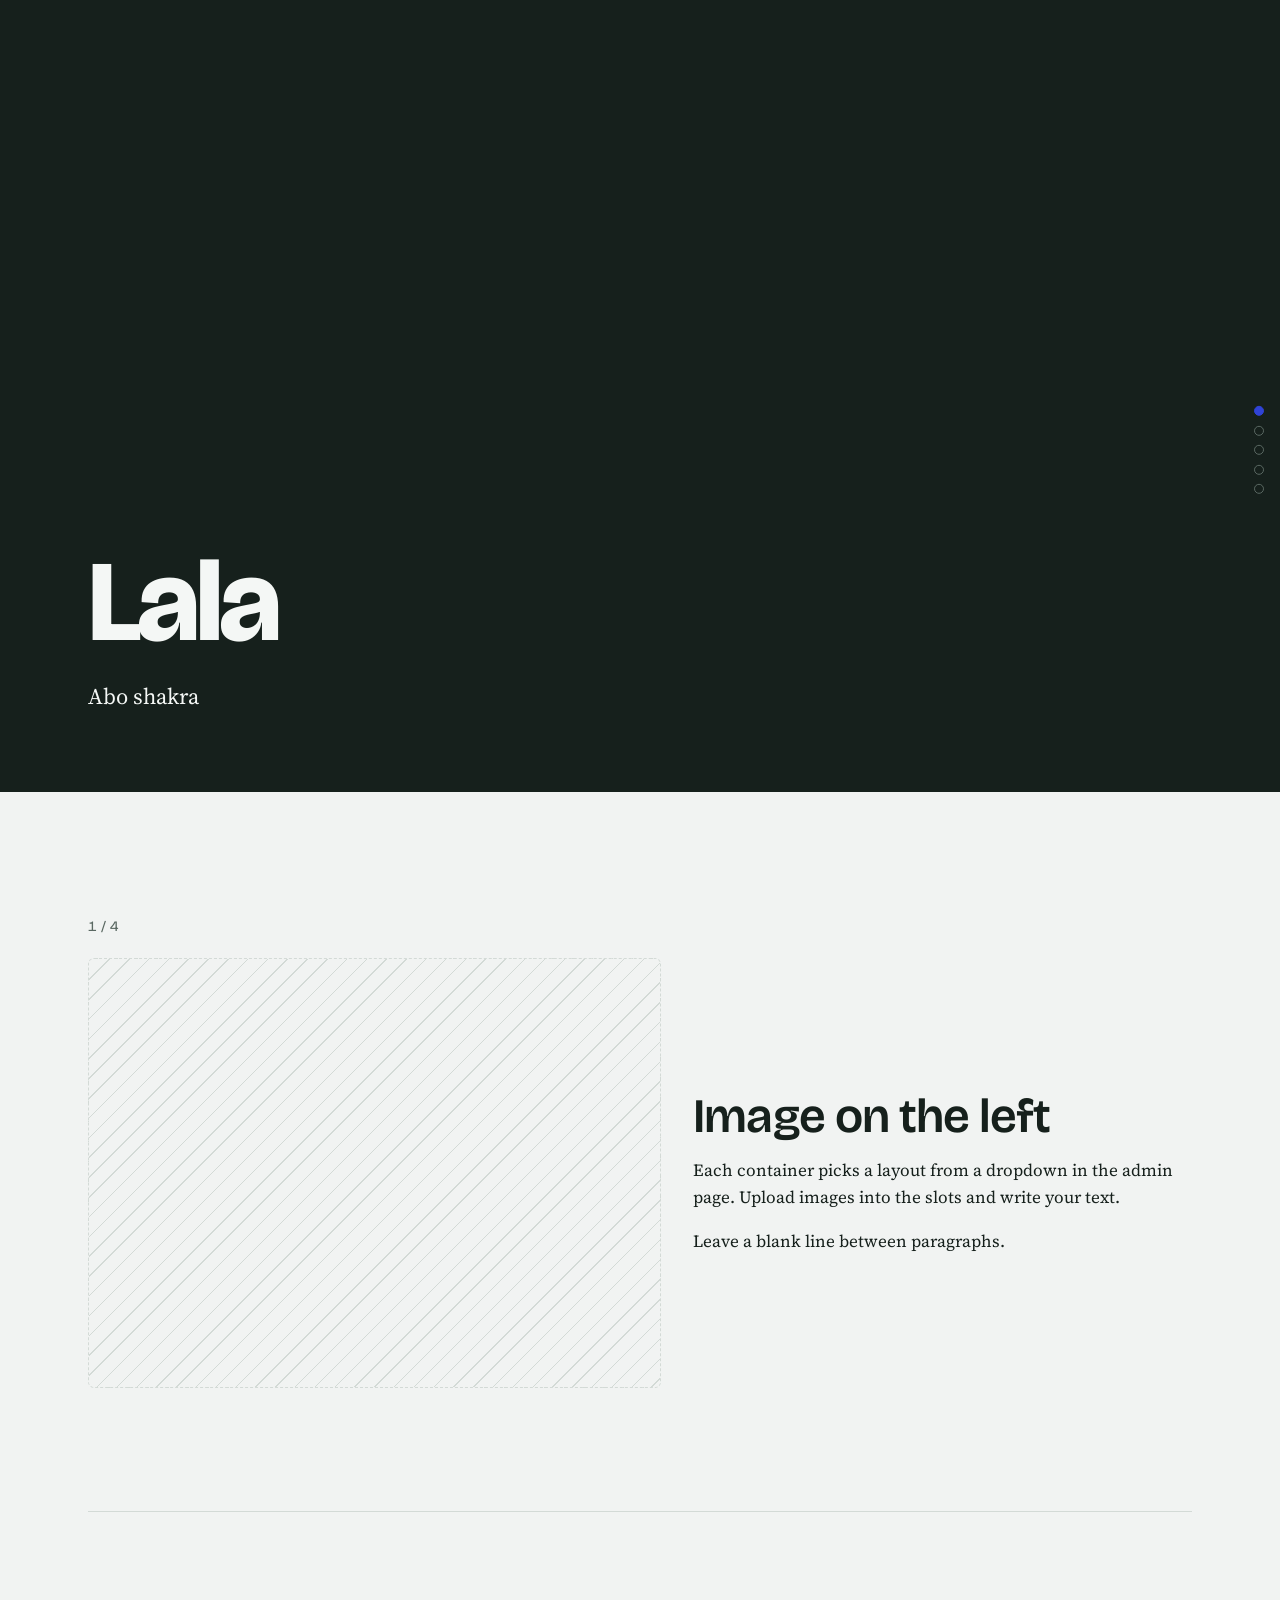
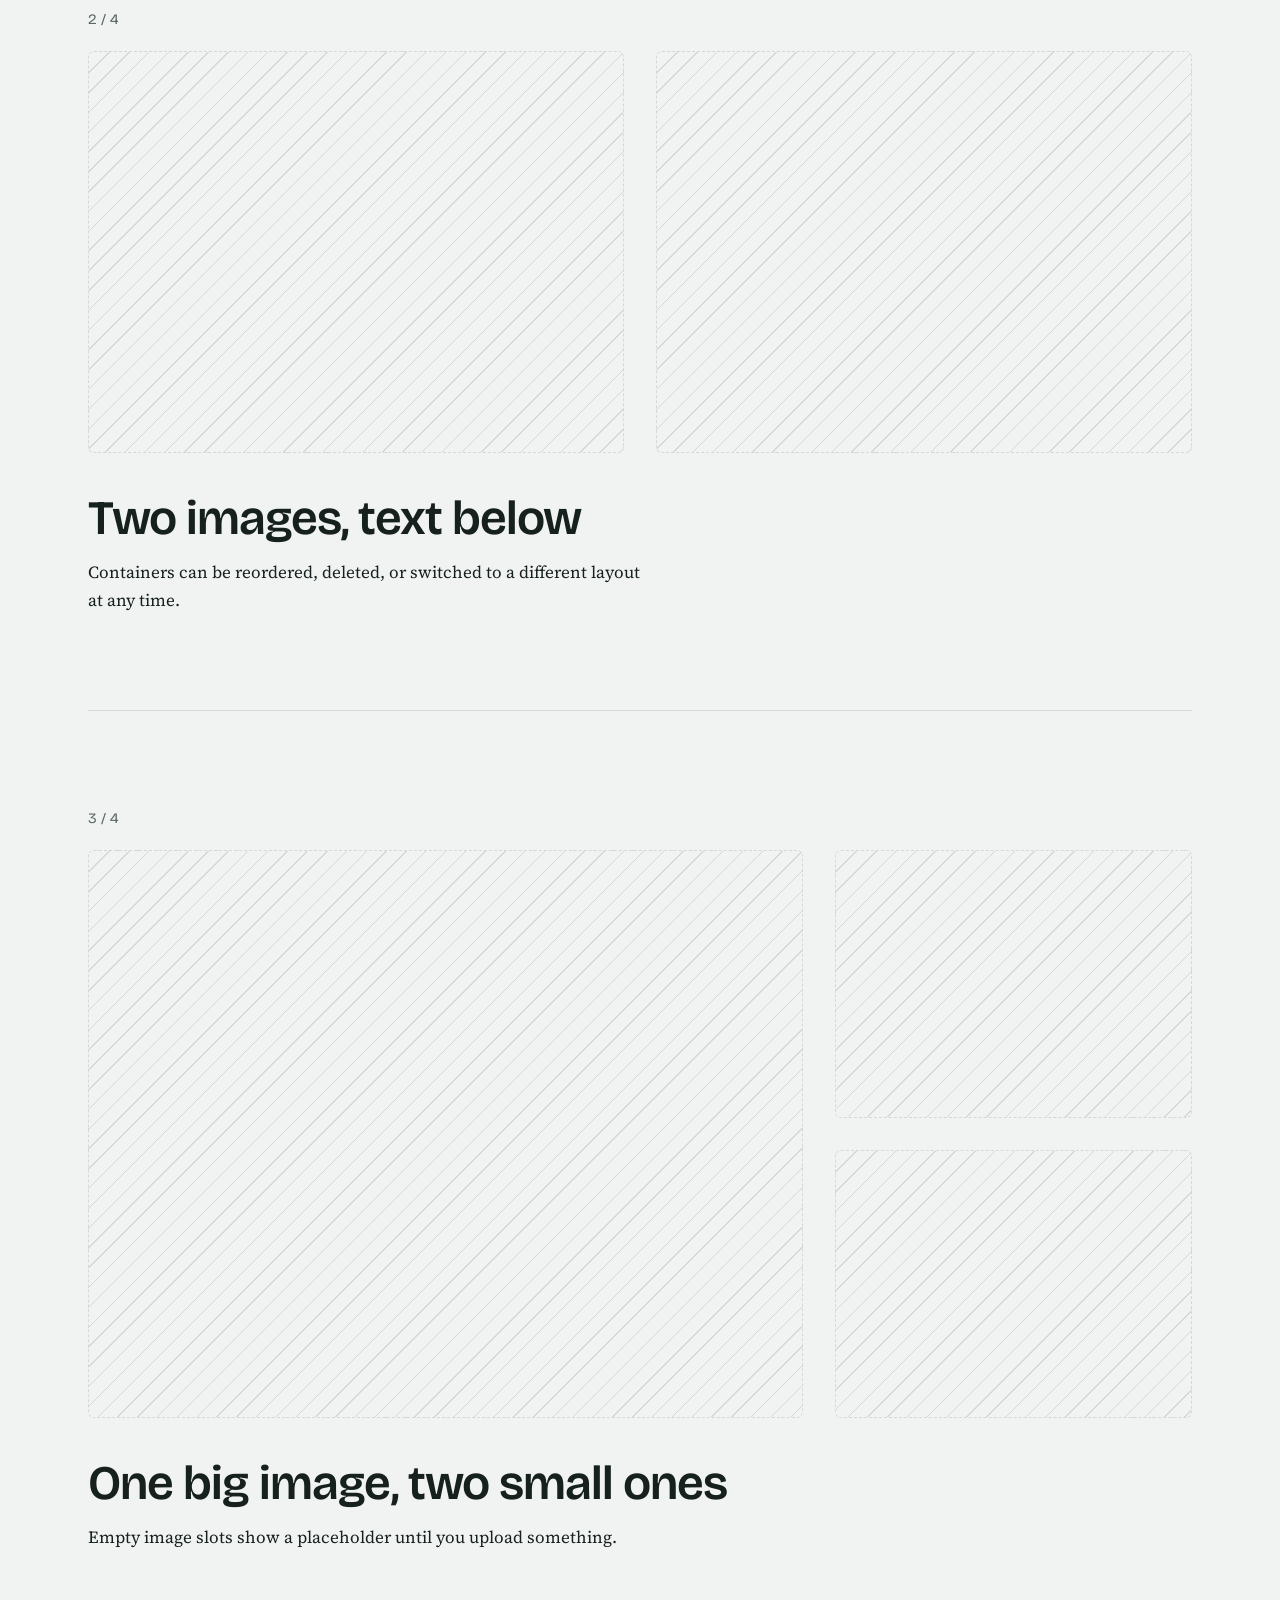
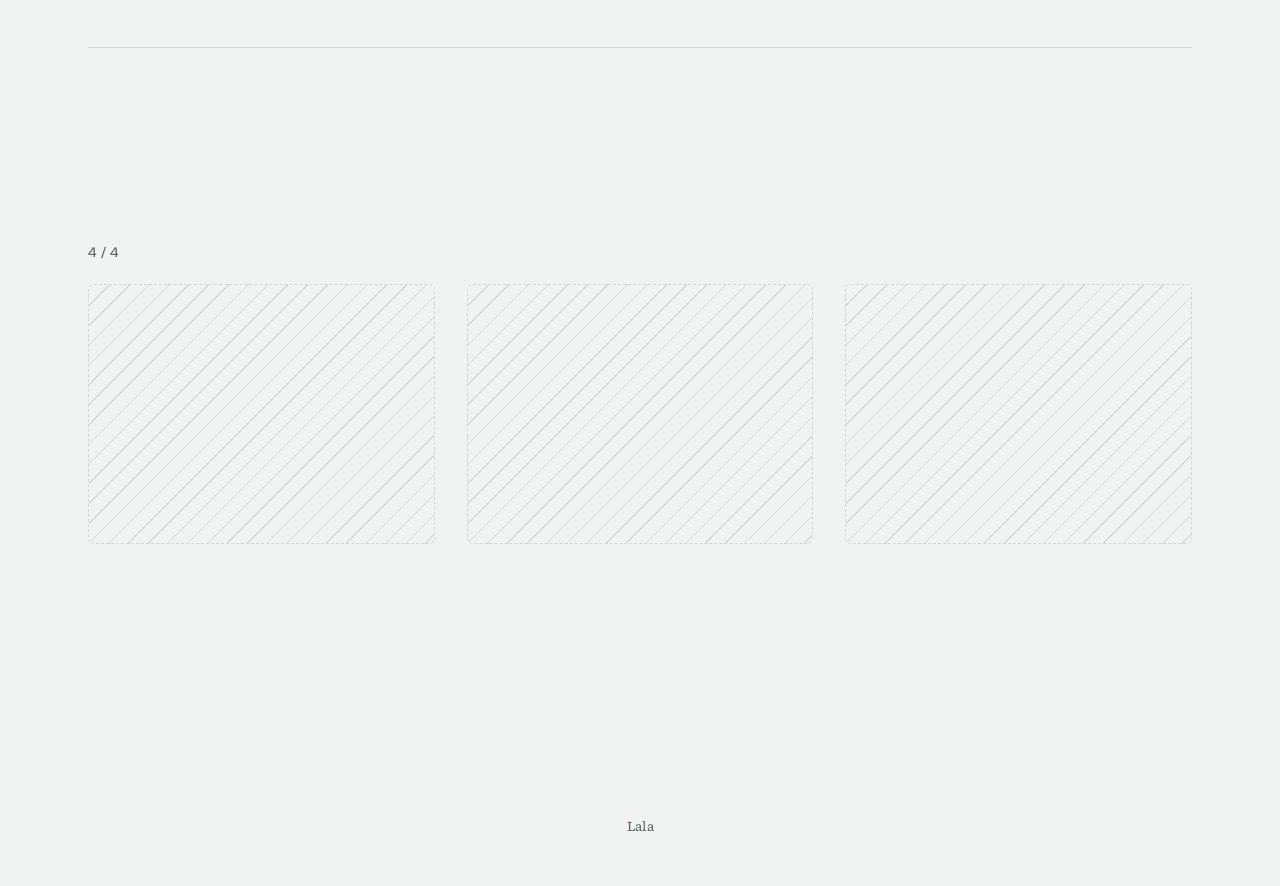
<file: index.html>
<!doctype html>
<html lang="en">
<head>
<meta charset="utf-8">
<meta name="viewport" content="width=device-width, initial-scale=1, viewport-fit=cover">
<title>Presentation</title>
<link rel="preconnect" href="https://fonts.googleapis.com">
<link rel="preconnect" href="https://fonts.gstatic.com" crossorigin>
<link href="https://fonts.googleapis.com/css2?family=Bricolage+Grotesque:opsz,wght@12..96,400;12..96,600;12..96,800&family=Source+Serif+4:opsz,wght@8..60,400;8..60,600&display=swap" rel="stylesheet">
<link rel="stylesheet" href="style.css">
</head>
<body>
<div id="app"><div class="loading">Loading…</div></div>
<script src="site.js"></script>
<script>
loadContent()
  .then(c => renderPublic(c, $("#app")))
  .catch(() => $("#app").innerHTML = `<div class="loading">Couldn't load content.json.</div>`);

// Presentation-style paging with the keyboard
document.addEventListener("keydown", e => {
  if (!["ArrowDown","ArrowUp","PageDown","PageUp"].includes(e.key)) return;
  const els = [...document.querySelectorAll(".hero, .slide")], y = scrollY + 10;
  let i = els.findIndex((el,k) => el.offsetTop <= y && (els[k+1]?.offsetTop ?? Infinity) > y);
  const next = (e.key==="ArrowDown"||e.key==="PageDown") ? Math.max(i,0)+1 : i-1;
  if (els[next]){ e.preventDefault(); els[next].scrollIntoView(); }
});
</script>
</body>
</html>
</file>
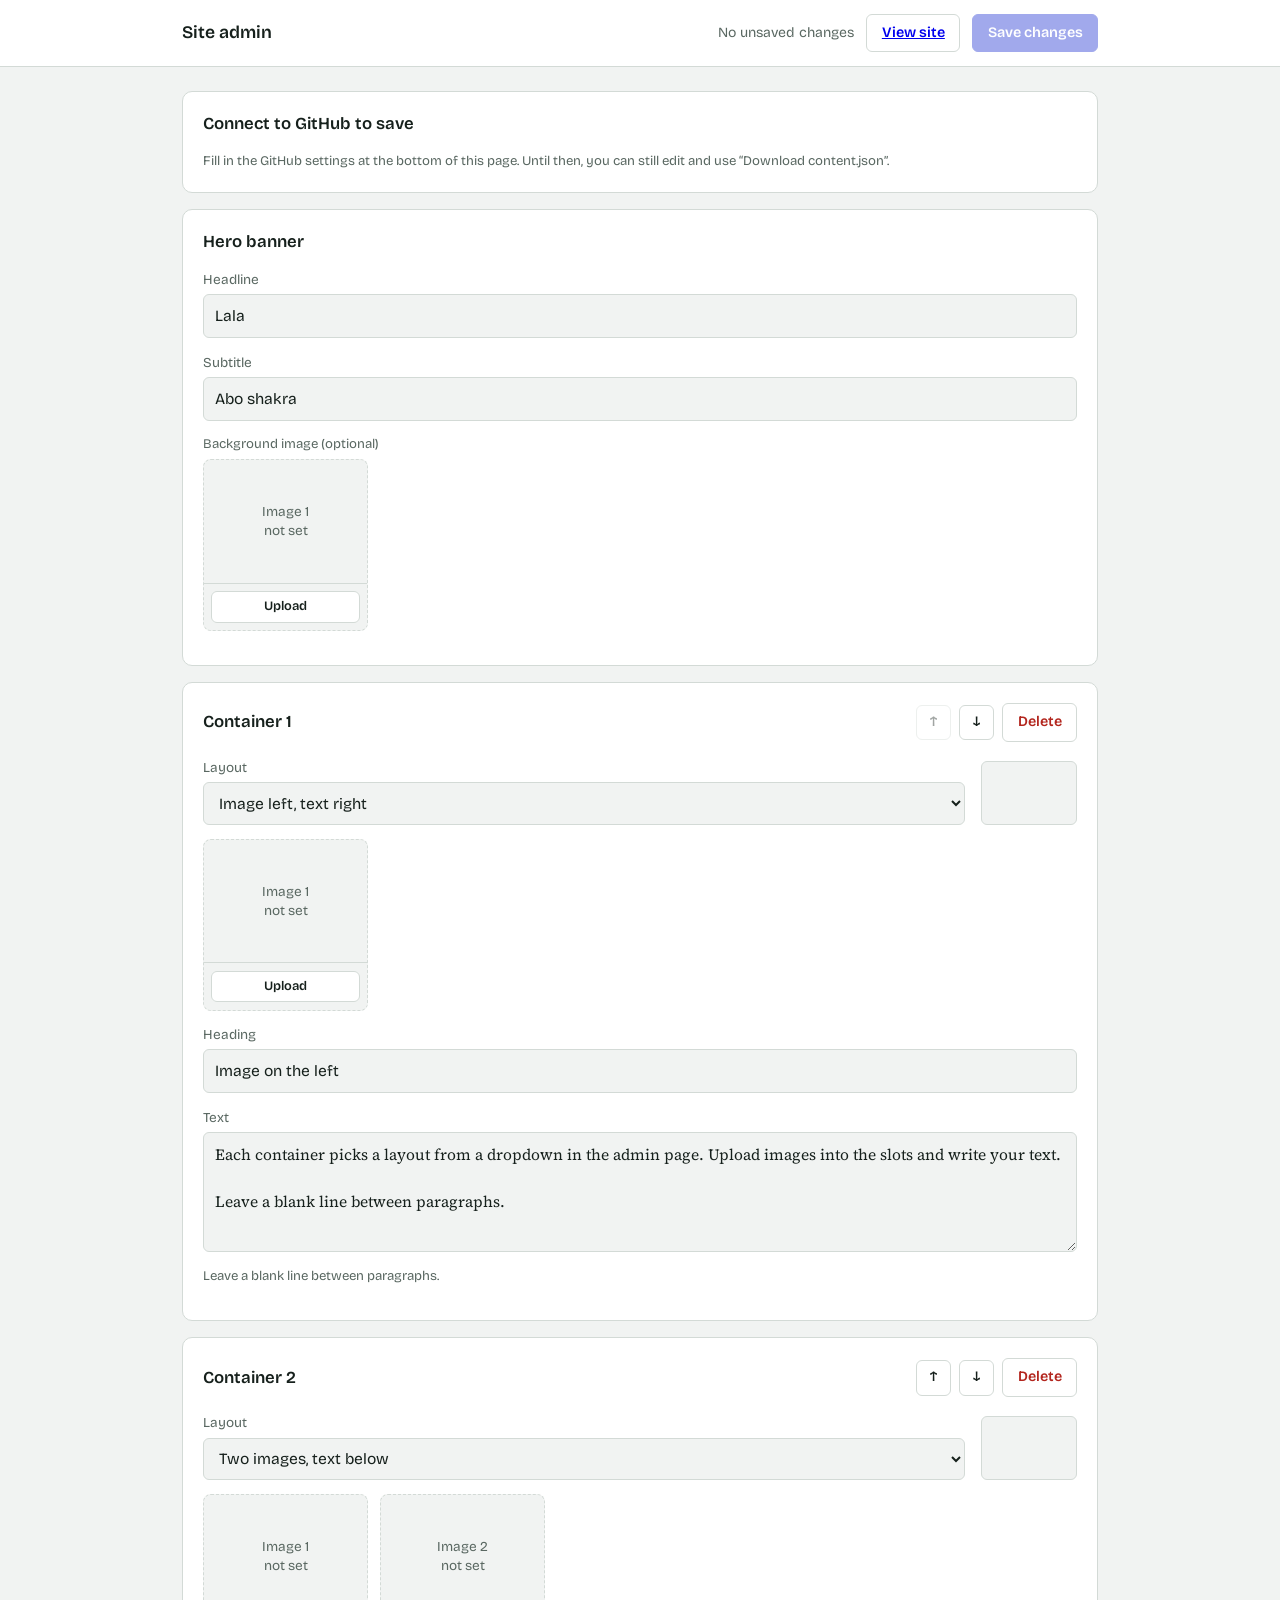
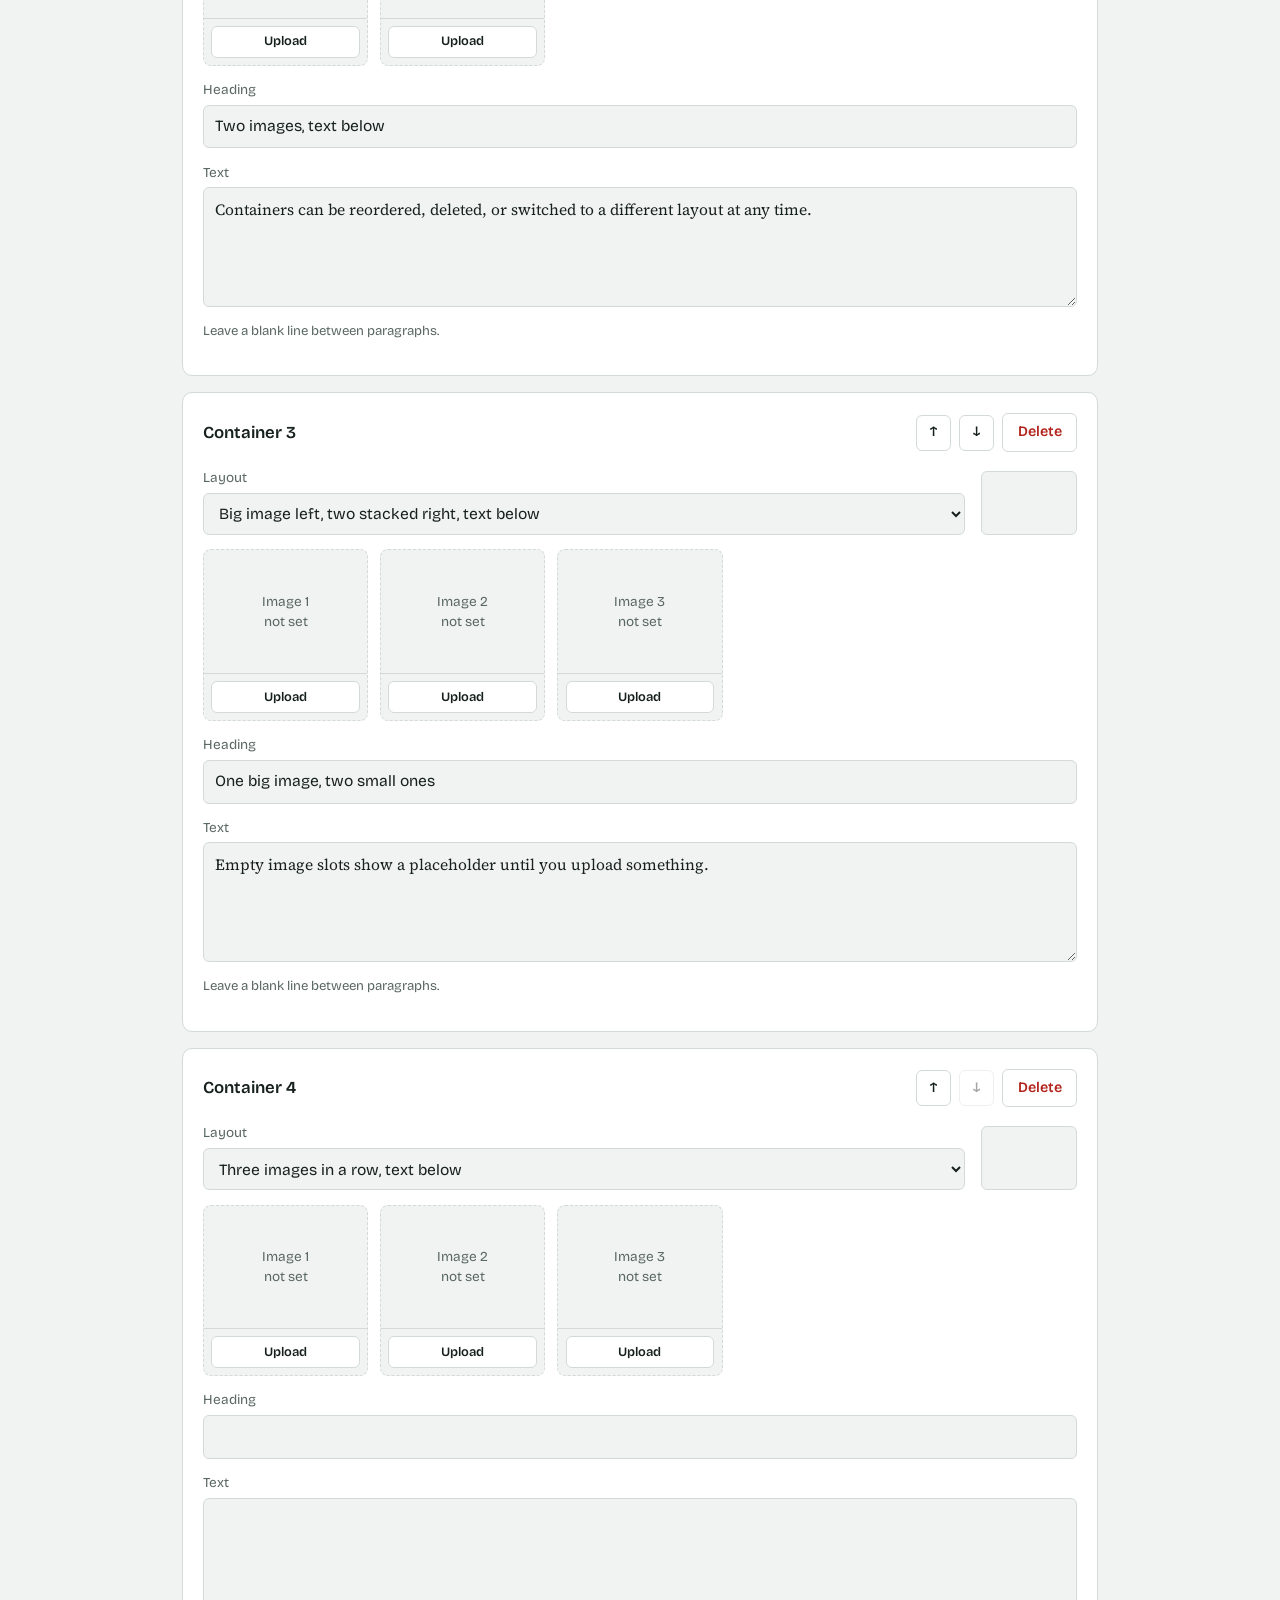
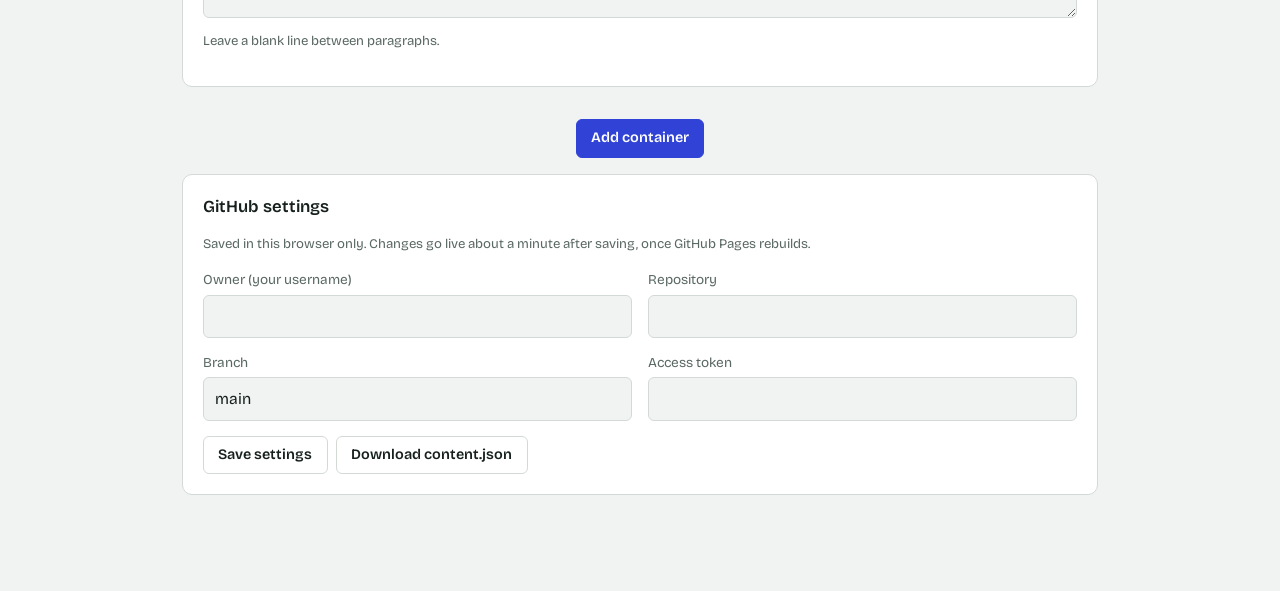
<file: admin.html>
<!doctype html>
<html lang="en">
<head>
<meta charset="utf-8">
<meta name="viewport" content="width=device-width, initial-scale=1, viewport-fit=cover">
<meta name="robots" content="noindex">
<title>Admin</title>
<link rel="preconnect" href="https://fonts.googleapis.com">
<link rel="preconnect" href="https://fonts.gstatic.com" crossorigin>
<link href="https://fonts.googleapis.com/css2?family=Bricolage+Grotesque:opsz,wght@12..96,400;12..96,600;12..96,800&family=Source+Serif+4:opsz,wght@8..60,400;8..60,600&display=swap" rel="stylesheet">
<link rel="stylesheet" href="style.css">
</head>
<body>
<div id="app" class="admin"><div class="loading">Loading…</div></div>
<div id="toast" class="toast" hidden role="status"></div>
<script src="site.js"></script>
<script>
(() => {
"use strict";
let draft = null, dirty = false;
const localPreview = {};           // images uploaded this session, shown before Pages rebuilds
const imgSrc = p => localPreview[p] || p;
let toastT;
const toast = m => { const t=$("#toast"); t.textContent=m; t.hidden=false; clearTimeout(toastT); toastT=setTimeout(()=>t.hidden=true,3200); };

/* ---------- GitHub settings (kept in this browser only) ---------- */
function guessRepo(){
  const h = location.hostname;
  if (!h.endsWith(".github.io")) return {owner:"", repo:""};
  const owner = h.split(".")[0], seg = location.pathname.split("/").filter(Boolean)[0];
  return {owner, repo: seg && !seg.endsWith(".html") ? seg : h};
}
function getCfg(){
  let c = {};
  try { c = JSON.parse(localStorage.getItem("gh-cfg") || "{}"); } catch {}
  const g = guessRepo();
  return {owner:c.owner||g.owner, repo:c.repo||g.repo, branch:c.branch||"main", token:c.token||""};
}
function setCfg(c){ try { localStorage.setItem("gh-cfg", JSON.stringify(c)); } catch {} }
const cfgReady = c => c.owner && c.repo && c.token;

async function gh(path, opts={}){
  const c = getCfg();
  const r = await fetch(`https://api.github.com/repos/${c.owner}/${c.repo}/contents/${path}` + (opts.method ? "" : `?ref=${encodeURIComponent(c.branch)}`), {
    ...opts,
    headers: {"Accept":"application/vnd.github+json","Authorization":"Bearer "+c.token, ...(opts.body?{"Content-Type":"application/json"}:{})}
  });
  if (!r.ok){ const e = new Error("GitHub " + r.status); e.status = r.status; throw e; }
  return r.json();
}
const b64FromText = s => { const b = new TextEncoder().encode(s); let bin=""; for (let i=0;i<b.length;i+=0x8000) bin += String.fromCharCode(...b.subarray(i,i+0x8000)); return btoa(bin); };
const textFromB64 = s => new TextDecoder().decode(Uint8Array.from(atob(s.replace(/\n/g,"")), ch => ch.charCodeAt(0)));
const b64FromBlob = blob => new Promise((res,rej) => { const f=new FileReader(); f.onload=()=>res(String(f.result).split(",")[1]); f.onerror=rej; f.readAsDataURL(blob); });
async function shaOf(path){ try { return (await gh(path)).sha; } catch(e){ if (e.status===404) return undefined; throw e; } }
async function putFile(path, base64, message){
  const c = getCfg(), sha = await shaOf(path);
  return gh(path, {method:"PUT", body: JSON.stringify({message, content:base64, branch:c.branch, ...(sha?{sha}:{})})});
}
function ghError(e){
  if (e.status===401) return "GitHub rejected the token. Check it in GitHub settings below.";
  if (e.status===403 || e.status===404) return "Token can't write to that repo. Check the repo name and that the token has Contents: read and write.";
  if (e.status===409 || e.status===422) return "The file changed on GitHub meanwhile. Reload the page and try again.";
  return "Couldn't reach GitHub. Check your connection and try again.";
}

/* ---------- Load ---------- */
async function load(){
  const c = getCfg();
  if (cfgReady(c)){
    try { const f = await gh("content.json"); return normalize(JSON.parse(textFromB64(f.content))); } catch {}
  }
  return loadContent();
}

/* ---------- Editor ---------- */
function setDirty(v){
  dirty = v;
  const st=$("#status"), sv=$("#save");
  if (st){ st.textContent = v ? "Unsaved changes" : "No unsaved changes"; st.classList.toggle("dirty", v); }
  if (sv) sv.disabled = !v;
}
function schemHTML(key){
  const s = LAYOUTS[key].schem;
  const cells = [...new Set(s.areas.replace(/"/g," ").split(/\s+/).filter(Boolean))];
  return `<div class="schem" style="grid-template-columns:${s.cols};grid-template-areas:${s.areas};${s.rows?`grid-template-rows:${s.rows}`:""}">`
    + cells.map(c => c==="t" ? `<b style="grid-area:t"></b>` : `<i style="grid-area:${c}"></i>`).join("") + `</div>`;
}
function slotHTML(img, si, k){
  return `<div class="slot" data-slot="${si}:${k}">
    ${img ? `<img src="${esc(imgSrc(img))}" alt="Image ${k+1}">` : `<div class="ph">Image ${k+1}<br>not set</div>`}
    <div class="acts"><button class="btn" data-act="upload">${img?"Replace":"Upload"}</button>
    ${img?`<button class="btn danger" data-act="clear" aria-label="Remove image ${k+1}">Remove</button>`:""}</div></div>`;
}
function draw(){
  const d = draft, c = getCfg();
  const opts = key => Object.entries(LAYOUTS).map(([k,v]) => `<option value="${k}"${k===key?" selected":""}>${esc(v.label)}</option>`).join("");
  const secs = d.sections.map((s,i) => {
    const L = LAYOUTS[s.layout];
    return `<div class="panel" data-sec="${i}">
      <div class="panel-head"><h2>Container ${i+1}</h2>
        <button class="btn icon" data-act="up" ${i===0?"disabled":""} aria-label="Move up">↑</button>
        <button class="btn icon" data-act="down" ${i===d.sections.length-1?"disabled":""} aria-label="Move down">↓</button>
        <button class="btn danger" data-act="del">Delete</button></div>
      <div class="layout-row"><label class="f"><span>Layout</span><select data-field="layout">${opts(s.layout)}</select></label>${schemHTML(s.layout)}</div>
      ${L.n ? `<div class="slots">${Array.from({length:L.n},(_,k)=>slotHTML(s.images[k],i,k)).join("")}</div>` : ""}
      <label class="f"><span>Heading</span><input type="text" data-field="title" value="${esc(s.title)}"></label>
      <label class="f"><span>Text</span><textarea data-field="text">${esc(s.text)}</textarea></label>
      <p class="hint">Leave a blank line between paragraphs.</p></div>`;
  }).join("");
  $("#app").innerHTML = `
    <div class="bar"><div class="bar-inner"><h1>Site admin</h1>
      <span class="status" id="status"></span>
      <a class="btn" href="./">View site</a>
      <button class="btn primary" id="save" disabled>Save changes</button></div></div>
    <div class="wrap">
      ${cfgReady(c) ? "" : `<div class="panel"><h2>Connect to GitHub to save</h2><p class="hint" style="margin:0">Fill in the GitHub settings at the bottom of this page. Until then, you can still edit and use “Download content.json”.</p></div>`}
      <div class="panel"><h2>Hero banner</h2>
        <label class="f"><span>Headline</span><input type="text" data-hero-field="title" value="${esc(d.hero.title)}"></label>
        <label class="f"><span>Subtitle</span><input type="text" data-hero-field="subtitle" value="${esc(d.hero.subtitle)}"></label>
        <span class="hint" style="display:block;margin:0 0 .3rem">Background image (optional)</span>
        <div class="slots">${slotHTML(d.hero.image,"hero",0)}</div></div>
      ${secs || `<div class="panel empty-note">No containers yet. Add one to start building the page.</div>`}
      <div class="add-row"><button class="btn primary" id="add">Add container</button></div>
      <div class="panel"><h2>GitHub settings</h2>
        <p class="hint" style="margin:0 0 1rem">Saved in this browser only. Changes go live about a minute after saving, once GitHub Pages rebuilds.</p>
        <div class="settings-grid">
          <label class="f"><span>Owner (your username)</span><input type="text" id="c-owner" value="${esc(c.owner)}"></label>
          <label class="f"><span>Repository</span><input type="text" id="c-repo" value="${esc(c.repo)}"></label>
          <label class="f"><span>Branch</span><input type="text" id="c-branch" value="${esc(c.branch)}"></label>
          <label class="f"><span>Access token</span><input type="password" id="c-token" value="${esc(c.token)}" autocomplete="off"></label>
        </div>
        <div style="display:flex;gap:.5rem;flex-wrap:wrap">
          <button class="btn" id="c-save">Save settings</button>
          <button class="btn" id="download">Download content.json</button>
        </div></div>
    </div>`;
  setDirty(dirty);
}

function setImage(si, k, path){
  if (si==="hero") draft.hero.image = path; else draft.sections[+si].images[k] = path;
  setDirty(true);
}
async function shrink(file){
  if (file.type==="image/gif" || file.size < 1.5e6) return file;
  try {
    const bmp = await createImageBitmap(file), sc = Math.min(1, 2400/Math.max(bmp.width,bmp.height));
    const cv = document.createElement("canvas"); cv.width=Math.round(bmp.width*sc); cv.height=Math.round(bmp.height*sc);
    cv.getContext("2d").drawImage(bmp,0,0,cv.width,cv.height);
    const out = await new Promise(r => cv.toBlob(r, "image/jpeg", .86));
    return out && out.size < file.size ? out : file;
  } catch { return file; }
}
function pickImage(slotEl, si, k){
  if (!cfgReady(getCfg())){ toast("Add your GitHub settings first. Images are uploaded to your repo."); $("#c-owner")?.scrollIntoView(); return; }
  const inp = document.createElement("input");
  inp.type="file"; inp.accept="image/png,image/jpeg,image/webp,image/gif";
  inp.onchange = async () => {
    const file = inp.files?.[0]; if (!file) return;
    slotEl.classList.add("busy");
    try {
      const blob = await shrink(file);
      const ext = blob.type==="image/jpeg" ? "jpg" : (blob.type.split("/")[1] || "jpg").replace("jpeg","jpg");
      const base = (file.name.replace(/\.[^.]+$/,"").toLowerCase().replace(/[^a-z0-9]+/g,"-").slice(0,40) || "image");
      const path = `images/${base}-${Date.now().toString(36)}.${ext}`;
      await putFile(path, await b64FromBlob(blob), `Upload ${path}`);
      localPreview[path] = URL.createObjectURL(blob);
      setImage(si, k, path); draw(); toast("Image uploaded. Save changes to show it on the site.");
    } catch(e){ slotEl.classList.remove("busy"); toast(e.status ? ghError(e) : "Upload failed. Try a JPG, PNG or WebP."); }
  };
  inp.click();
}
async function save(){
  const btn=$("#save");
  if (!cfgReady(getCfg())){ toast("Add your GitHub settings to save, or use Download content.json."); return; }
  btn.disabled=true; btn.textContent="Saving…";
  const body = JSON.parse(JSON.stringify(draft));
  body.sections.forEach(s => s.images = s.images.slice(0, LAYOUTS[s.layout].n));
  try {
    await putFile("content.json", b64FromText(JSON.stringify(body, null, 2)+"\n"), "Update site content");
    setDirty(false); toast("Saved. The site updates in about a minute.");
  } catch(e){ btn.disabled=false; toast(ghError(e)); }
  btn.textContent="Save changes";
}

/* ---------- Events ---------- */
const app = $("#app");
app.addEventListener("input", e => {
  const t = e.target;
  if (t.dataset.heroField){ draft.hero[t.dataset.heroField] = t.value; setDirty(true); return; }
  const sec = t.closest("[data-sec]"), f = t.dataset.field;
  if (sec && f && f!=="layout"){ draft.sections[+sec.dataset.sec][f] = t.value; setDirty(true); }
});
app.addEventListener("change", e => {
  if (e.target.dataset.field === "layout"){
    draft.sections[+e.target.closest("[data-sec]").dataset.sec].layout = e.target.value; setDirty(true); draw();
  }
});
app.addEventListener("click", e => {
  const b = e.target.closest("button"); if (!b) return;
  if (b.id==="save") return save();
  if (b.id==="add"){ draft.sections.push({id:uid(),layout:"img-left",title:"",text:"",images:[]}); setDirty(true); draw(); return; }
  if (b.id==="c-save"){
    setCfg({owner:$("#c-owner").value.trim(), repo:$("#c-repo").value.trim(), branch:$("#c-branch").value.trim()||"main", token:$("#c-token").value.trim()});
    toast("GitHub settings saved in this browser."); draw(); return;
  }
  if (b.id==="download"){
    const url = URL.createObjectURL(new Blob([JSON.stringify(draft,null,2)+"\n"],{type:"application/json"}));
    const a = Object.assign(document.createElement("a"),{href:url,download:"content.json"}); a.click(); setTimeout(()=>URL.revokeObjectURL(url),1000); return;
  }
  const act = b.dataset.act; if (!act) return;
  const slot = b.closest("[data-slot]");
  if (slot){
    const [si,k] = slot.dataset.slot.split(":");
    if (act==="upload") return pickImage(slot, si, +k);
    if (act==="clear"){ setImage(si,+k,null); draw(); return; }
  }
  const sec = b.closest("[data-sec]"); if (!sec) return;
  const i = +sec.dataset.sec, arr = draft.sections;
  if (act==="up" && i>0) [arr[i-1],arr[i]]=[arr[i],arr[i-1]];
  else if (act==="down" && i<arr.length-1) [arr[i+1],arr[i]]=[arr[i],arr[i+1]];
  else if (act==="del"){ if (!confirm(`Delete container ${i+1}?`)) return; arr.splice(i,1); }
  else return;
  setDirty(true); draw();
});
window.addEventListener("beforeunload", e => { if (dirty){ e.preventDefault(); e.returnValue=""; } });

load().then(c => { draft = c; draw(); })
  .catch(() => { draft = normalize(null); draw(); toast("Couldn't load content.json. Starting empty."); });
})();
</script>
</body>
</html>
</file>
<file: style.css>
:root{
  --bg:#F1F3F2; --surface:#FFFFFF; --ink:#16201C; --muted:#5A6862; --line:#D3DAD6;
  --accent:#3043D6; --accent-ink:#FFFFFF; --danger:#B3261E; --scrim:rgba(10,16,14,.55);
  --display:"Bricolage Grotesque", "Helvetica Neue", Arial, sans-serif;
  --text:"Source Serif 4", Georgia, "Times New Roman", serif;
  box-sizing:border-box;
  padding-top:env(safe-area-inset-top,0px);
  padding-bottom:env(safe-area-inset-bottom,0px);
  color-scheme:light;
}
@media (prefers-color-scheme:dark){
  :root:not([data-theme="light"]){
    --bg:#111614; --surface:#1A211E; --ink:#E6ECE9; --muted:#9AA8A1; --line:#2B3430;
    --accent:#8E9BFF; --accent-ink:#0E1330; --danger:#FF8A80; color-scheme:dark;
  }
}
:root[data-theme="dark"]{
  --bg:#111614; --surface:#1A211E; --ink:#E6ECE9; --muted:#9AA8A1; --line:#2B3430;
  --accent:#8E9BFF; --accent-ink:#0E1330; --danger:#FF8A80; color-scheme:dark;
}
*,*::before,*::after{box-sizing:inherit}
html{scroll-padding-top:env(safe-area-inset-top,0px);scroll-behavior:smooth}
body{margin:0;background:var(--bg);color:var(--ink);font-family:var(--text);font-size:1.0625rem;line-height:1.6;-webkit-font-smoothing:antialiased}
img{max-width:100%;display:block}
button,input,select,textarea{font:inherit;color:inherit}
:focus-visible{outline:3px solid var(--accent);outline-offset:2px}
[hidden]{display:none!important}

/* ---------- PUBLIC: presentation ---------- */
.hero{position:relative;min-height:88vh;display:flex;align-items:flex-end;background:var(--ink);color:#F4F7F5;overflow:hidden}
.hero-bg{position:absolute;inset:0;background-size:cover;background-position:center}
.hero-bg::after{content:"";position:absolute;inset:0;background:linear-gradient(to top,rgba(8,12,10,.78),rgba(8,12,10,.15) 70%)}
.hero-inner{position:relative;width:100%;max-width:1200px;margin:0 auto;padding:clamp(2rem,6vw,5rem) clamp(1.25rem,5vw,3rem)}
.hero h1{font-family:var(--display);font-weight:800;font-size:clamp(2.75rem,9vw,7.5rem);line-height:.92;letter-spacing:-.035em;margin:0;max-width:14ch;font-variation-settings:"opsz" 96}
.hero p{font-size:clamp(1.1rem,2vw,1.4rem);max-width:46ch;margin:1.5rem 0 0;opacity:.88}
@media (prefers-reduced-motion:no-preference){
  .hero h1{animation:rise .9s cubic-bezier(.2,.7,.2,1) both}
  .hero p{animation:rise .9s .15s cubic-bezier(.2,.7,.2,1) both}
  @keyframes rise{from{opacity:0;transform:translateY(24px)}to{opacity:1;transform:none}}
}

.slides{max-width:1200px;margin:0 auto;padding:0 clamp(1.25rem,5vw,3rem)}
.slide{min-height:80vh;display:flex;flex-direction:column;justify-content:center;padding:clamp(3rem,8vw,6rem) 0;border-bottom:1px solid var(--line)}
.slide:last-child{border-bottom:0}
.slide-count{font-family:var(--display);font-size:.9rem;color:var(--muted);margin-bottom:1.25rem;font-variant-numeric:tabular-nums}
.grid{display:grid;gap:clamp(1rem,2.5vw,2rem);align-items:center}
.m{margin:0;border-radius:6px;overflow:hidden;background:var(--line);aspect-ratio:4/3}
.m img{width:100%;height:100%;object-fit:cover}
.m.empty{display:grid;place-items:center;background:repeating-linear-gradient(135deg,var(--line) 0 1px,transparent 1px 14px);border:1px dashed var(--line);color:var(--muted);font-family:var(--display);font-size:.85rem}
.copy h2{font-family:var(--display);font-weight:600;font-size:clamp(1.8rem,4vw,3rem);line-height:1.05;letter-spacing:-.02em;margin:0 0 1rem}
.copy .body p{margin:0 0 1em;max-width:62ch}
.copy .body p:last-child{margin-bottom:0}

.L-img-left{grid-template-columns:1.15fr 1fr;grid-template-areas:"m1 copy"}
.L-img-right{grid-template-columns:1fr 1.15fr;grid-template-areas:"copy m1"}
.L-two-top{grid-template-columns:1fr 1fr;grid-template-areas:"m1 m2" "copy copy"}
.L-big-stack{grid-template-columns:2fr 1fr;grid-template-areas:"m1 m2" "m1 m3" "copy copy"}
.L-big-stack .m1{aspect-ratio:auto;height:100%}
.L-three-row{grid-template-columns:repeat(3,1fr);grid-template-areas:"m1 m2 m3" "copy copy copy"}
.L-text-stack{grid-template-columns:1fr 1fr;grid-template-areas:"copy m1" "copy m2"}
.L-full{grid-template-columns:1fr;grid-template-areas:"m1" "copy"}
.L-full .m1{aspect-ratio:21/9}
.L-text{grid-template-columns:1fr;grid-template-areas:"copy"}
.L-text .copy h2{font-size:clamp(2.2rem,5vw,4rem);max-width:18ch}
.L-two-top .copy,.L-big-stack .copy,.L-three-row .copy,.L-full .copy{padding-top:.5rem}
.m1{grid-area:m1}.m2{grid-area:m2}.m3{grid-area:m3}.copy{grid-area:copy}
@media (max-width:760px){
  .grid{grid-template-columns:1fr!important;grid-template-areas:none!important}
  .grid>*{grid-area:auto!important}
  .L-big-stack .m1{aspect-ratio:4/3;height:auto}
  .L-img-right .copy,.L-text-stack .copy{order:2}
}

.dots{position:fixed;right:max(1rem,env(safe-area-inset-right,0px));top:50%;transform:translateY(-50%);display:flex;flex-direction:column;gap:.6rem;z-index:5}
.dots button{width:10px;height:10px;border-radius:50%;border:1.5px solid var(--muted);background:transparent;padding:0;cursor:pointer}
.dots button[aria-current="true"]{background:var(--accent);border-color:var(--accent)}
@media (max-width:760px){.dots{display:none}}
.site-foot{text-align:center;color:var(--muted);font-size:.85rem;padding:3rem 1rem}

/* ---------- ADMIN ---------- */
.admin{font-family:var(--display);font-size:.975rem;line-height:1.45}
.bar{position:sticky;top:env(safe-area-inset-top,0px);z-index:10;background:var(--surface);border-bottom:1px solid var(--line)}
.bar-inner{max-width:980px;margin:0 auto;padding:.85rem clamp(1rem,4vw,2rem);display:flex;align-items:center;gap:.75rem;flex-wrap:wrap}
.bar h1{font-size:1.1rem;margin:0;font-weight:600;margin-right:auto}
.status{color:var(--muted);font-size:.875rem}
.status.dirty{color:var(--accent)}
.wrap{max-width:980px;margin:0 auto;padding:1.5rem clamp(1rem,4vw,2rem) 5rem}
.panel{background:var(--surface);border:1px solid var(--line);border-radius:10px;padding:1.25rem;margin-bottom:1rem}
.panel h2{font-size:1.05rem;margin:0 0 1rem;font-weight:600}
.panel-head{display:flex;align-items:center;gap:.5rem;margin-bottom:1rem;flex-wrap:wrap}
.panel-head h2{margin:0;margin-right:auto}
label.f{display:block;margin-bottom:.9rem}
label.f span{display:block;font-size:.85rem;color:var(--muted);margin-bottom:.3rem}
input[type=text],input[type=password],select,textarea{width:100%;padding:.6rem .7rem;border:1px solid var(--line);border-radius:6px;background:var(--bg)}
textarea{min-height:120px;resize:vertical;font-family:var(--text);line-height:1.5}
.btn{border:1px solid var(--line);background:var(--surface);padding:.5rem .9rem;border-radius:6px;cursor:pointer;font-weight:600;font-size:.9rem;white-space:nowrap}
.btn:hover{border-color:var(--muted)}
.btn.primary{background:var(--accent);color:var(--accent-ink);border-color:var(--accent)}
.btn.primary:disabled{opacity:.45;cursor:default}
.btn.danger{color:var(--danger)}
.btn.icon{padding:.4rem .6rem;min-width:2.2rem}
.btn:disabled{opacity:.4;cursor:default}
.layout-row{display:grid;grid-template-columns:1fr 96px;gap:1rem;align-items:end;margin-bottom:.9rem}
.layout-row label.f{margin:0}
.schem{height:64px;border:1px solid var(--line);border-radius:6px;padding:5px;display:grid;gap:3px;background:var(--bg)}
.schem i{background:var(--muted);opacity:.45;border-radius:2px}
.schem b{background:repeating-linear-gradient(0deg,var(--muted) 0 2px,transparent 2px 6px);opacity:.5;border-radius:1px}
.slots{display:grid;grid-template-columns:repeat(auto-fill,minmax(150px,1fr));gap:.75rem;margin-bottom:.9rem}
.slot{border:1px dashed var(--line);border-radius:8px;overflow:hidden;background:var(--bg)}
.slot .ph{aspect-ratio:4/3;display:grid;place-items:center;color:var(--muted);font-size:.85rem;text-align:center;padding:.5rem}
.slot img{aspect-ratio:4/3;width:100%;object-fit:cover}
.slot .acts{display:flex;gap:.35rem;padding:.45rem;border-top:1px solid var(--line)}
.slot .acts .btn{flex:1;padding:.35rem .4rem;font-size:.8rem}
.slot.busy{opacity:.55;pointer-events:none}
.add-row{display:flex;justify-content:center;padding:1rem}
.empty-note{color:var(--muted);text-align:center;padding:2rem 1rem}
.gate{min-height:100vh;display:grid;place-items:center;padding:1.5rem}
.gate-box{width:100%;max-width:380px;background:var(--surface);border:1px solid var(--line);border-radius:12px;padding:1.75rem}
.gate-box h1{font-size:1.35rem;margin:0 0 .4rem}
.gate-box p{color:var(--muted);margin:0 0 1.25rem;font-size:.925rem}
.err{color:var(--danger);font-size:.875rem;min-height:1.3em;margin:.25rem 0 .5rem}
.toast{position:fixed;left:50%;bottom:calc(1.25rem + env(safe-area-inset-bottom,0px));transform:translateX(-50%);background:var(--ink);color:var(--bg);padding:.6rem 1rem;border-radius:8px;font-family:var(--display);font-size:.9rem;z-index:50}
.hint{color:var(--muted);font-size:.825rem;margin:-.4rem 0 .9rem}
.loading{display:grid;place-items:center;min-height:60vh;color:var(--muted);font-family:var(--display)}
.settings-grid{display:grid;grid-template-columns:1fr 1fr;gap:0 1rem}@media (max-width:600px){.settings-grid{grid-template-columns:1fr}}
</file>
